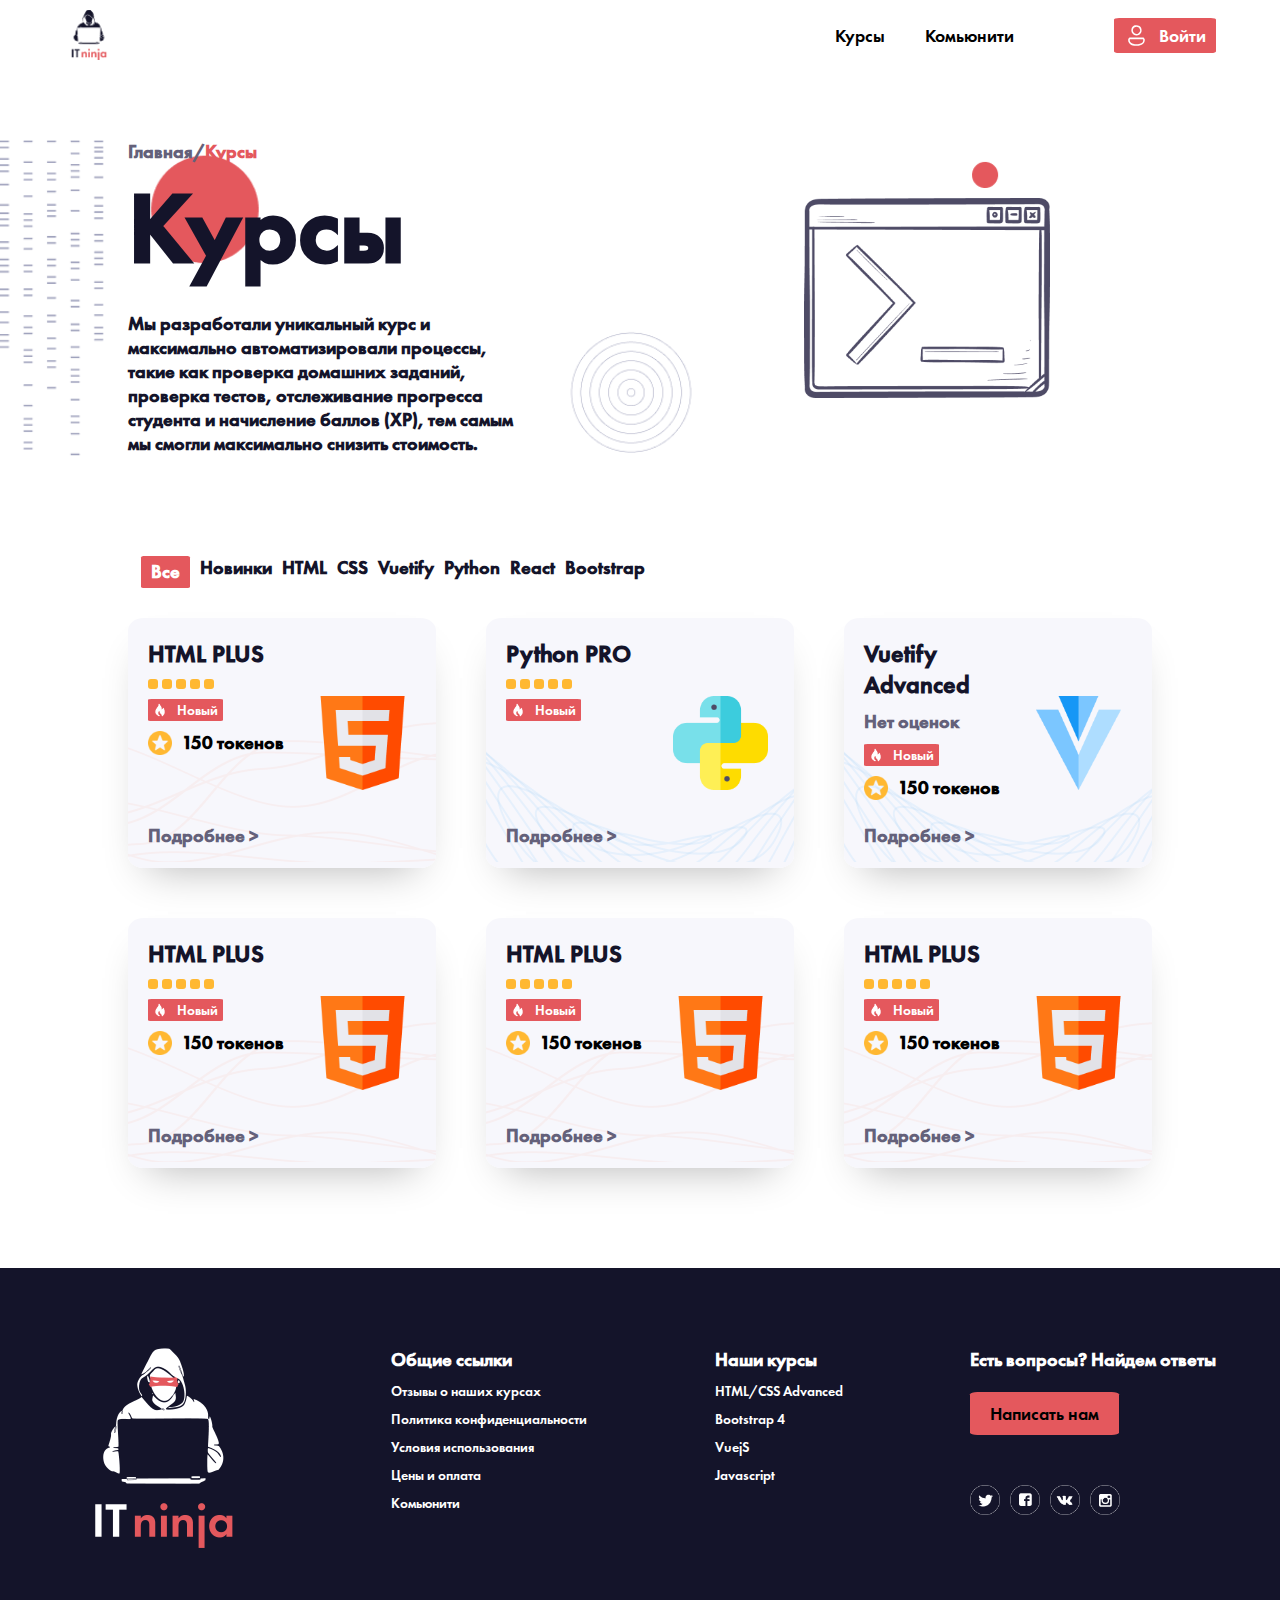
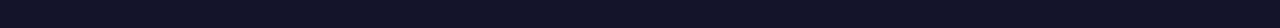
<file: index.html>
<!DOCTYPE html>
<html>
<head>
    <meta charset="UTF-8">
    <meta name="viewport" content="width=device-width, initial-scale=1.0">
    <link rel="stylesheet" href="style.css">
</head>
<body>
    <div class="topboard">
        <a href="#"><div class="logotop"></div></a>

        <div class="rightdiv">
            <a href="#">Курсы</a>
            <a href="#">Комьюнити</a>
            <div class="icosignin">
                <object src="" class="ico1"></object>
                <a href="#" class="signin">Войти</a>
            </div>
        </div>

    </div>

    <div class="mainblock">
        <div class="leftside">
            <div class="textmain"><h3 class="textfirst">Главная/ <h3 class="textsecond">Курсы</h3></h3></div>
            <h1>Курсы</h1>
            <h3 class="maintext">Мы разработали уникальный курс и максимально автоматизировали процессы, такие как проверка домашних заданий, проверка тестов, отслеживание прогресса студента и начисление баллов (XP), тем самым мы смогли максимально снизить стоимость.</h3>
        </div>

        <img src="mainpic.png" class="mainpic">
    </div>

    <div class="groupcontent">
        <h3 class="textcontent box">Все</h3>
        <h3 class="textcontent">Новинки</h3>
        <h3 class="textcontent">HTML</h3>
        <h3 class="textcontent">CSS</h3>
        <h3 class="textcontent">Vuetify</h3>
        <h3 class="textcontent">Python</h3>
        <h3 class="textcontent">React</h3>
        <h3 class="textcontent">Bootstrap</h3>
    </div>

    <div class="groupblocks">
        <div class="block1 kyrs">
            <div class="container1">
                <div class="container2">
                    <h2>HTML PLUS</h2>
                    <div class="stargroup">
                        <div class="star"></div>
                        <div class="star"></div>
                        <div class="star"></div>
                        <div class="star"></div>
                        <div class="star"></div>
                    </div>
                    <div class="tag">
                        <img src="fire.png" class="fireico">
                        <p>Новый</p>
                    </div>
                    <div class="tag1">
                        <div class="starcoin"></div>
                        <h3>150 токенов</h3>
                    </div>
                </div>
                <h3 class="more">Подробнее ></h3>
            </div>

            <img src="html.png" class="kyrslogo">
        </div>

        <div class="block2 kyrs">
            <div class="container1">
                <div class="container2">
                    <h2>Python PRO</h2>
                    <div class="stargroup">
                        <div class="star"></div>
                        <div class="star"></div>
                        <div class="star"></div>
                        <div class="star"></div>
                        <div class="star"></div>
                    </div>
                    <div class="tag">
                        <img src="fire.png" class="fireico">
                        <p>Новый</p>
                    </div>
                    <div class="tag1 act">
                        <div class="starcoin"></div>
                        <h3>150 токенов</h3>
                    </div>
                </div>
                <h3 class="more">Подробнее ></h3>
            </div>

            <img src="python.png" class="kyrslogo">
        </div>

        <div class="block2 kyrs">
            <div class="container1">
                <div class="container2">
                    <h2>Vuetify Advanced</h2>
                    <div class="stargroup">
                        <h3 class="more">Нет оценок</h3>
                    </div>
                    <div class="tag">
                        <img src="fire.png" class="fireico">
                        <p>Новый</p>
                    </div>
                    <div class="tag1">
                        <div class="starcoin"></div>
                        <h3>150 токенов</h3>
                    </div>
                </div>
                <h3 class="more">Подробнее ></h3>
            </div>

            <img src="VA.png" class="kyrslogo">
        </div>

        <div class="block1 kyrs">
            <div class="container1">
                <div class="container2">
                    <h2>HTML PLUS</h2>
                    <div class="stargroup">
                        <div class="star"></div>
                        <div class="star"></div>
                        <div class="star"></div>
                        <div class="star"></div>
                        <div class="star"></div>
                    </div>
                    <div class="tag">
                        <img src="fire.png" class="fireico">
                        <p>Новый</p>
                    </div>
                    <div class="tag1">
                        <div class="starcoin"></div>
                        <h3>150 токенов</h3>
                    </div>
                </div>
                <h3 class="more">Подробнее ></h3>
            </div>

            <img src="html.png" class="kyrslogo">
        </div>

        <div class="block1 kyrs">
            <div class="container1">
                <div class="container2">
                    <h2>HTML PLUS</h2>
                    <div class="stargroup">
                        <div class="star"></div>
                        <div class="star"></div>
                        <div class="star"></div>
                        <div class="star"></div>
                        <div class="star"></div>
                    </div>
                    <div class="tag">
                        <img src="fire.png" class="fireico">
                        <p>Новый</p>
                    </div>
                    <div class="tag1">
                        <div class="starcoin"></div>
                        <h3>150 токенов</h3>
                    </div>
                </div>
                <h3 class="more">Подробнее ></h3>
            </div>

            <img src="html.png" class="kyrslogo">
        </div>

        <div class="block1 kyrs">
            <div class="container1">
                <div class="container2">
                    <h2>HTML PLUS</h2>
                    <div class="stargroup">
                        <div class="star"></div>
                        <div class="star"></div>
                        <div class="star"></div>
                        <div class="star"></div>
                        <div class="star"></div>
                    </div>
                    <div class="tag">
                        <img src="fire.png" class="fireico">
                        <p>Новый</p>
                    </div>
                    <div class="tag1">
                        <div class="starcoin"></div>
                        <h3>150 токенов</h3>
                    </div>
                </div>
                <h3 class="more">Подробнее ></h3>
            </div>

            <img src="html.png" class="kyrslogo">
        </div>

    </div>

    <div class="groupunder">
        <img src="itlogo1.png" class="underlogo">

        <div class="under1">
            <h3>Общие ссылки</h3>
            <p>Отзывы о наших курсах</p>
            <p>Политика конфиденциальности</p>
            <p>Условия использования</p>
            <p>Цены и оплата</p>
            <p>Комьюнити</p>
        </div>

        <div class="under2">
            <h3>Наши курсы</h3>
            <p>HTML/CSS Advanced</p>
            <p>Bootstrap 4</p>
            <p>VuejS</p>
            <p>Javascript</p>
        </div>

        <div class="underquiz">
            <h3>Есть вопросы? Найдем ответы</h3>
            <a href="#" class="button">Написать нам</a>
            <div class="socialico">
                <img src="twitter.png" class="Sico">
                <img src="facebook.png" class="Sico">
                <img src="vk.png" class="Sico">
                <img src="instagramm.png" class="Sico">
            </div>
        </div>
    </div>

</body>
</html>
</file>
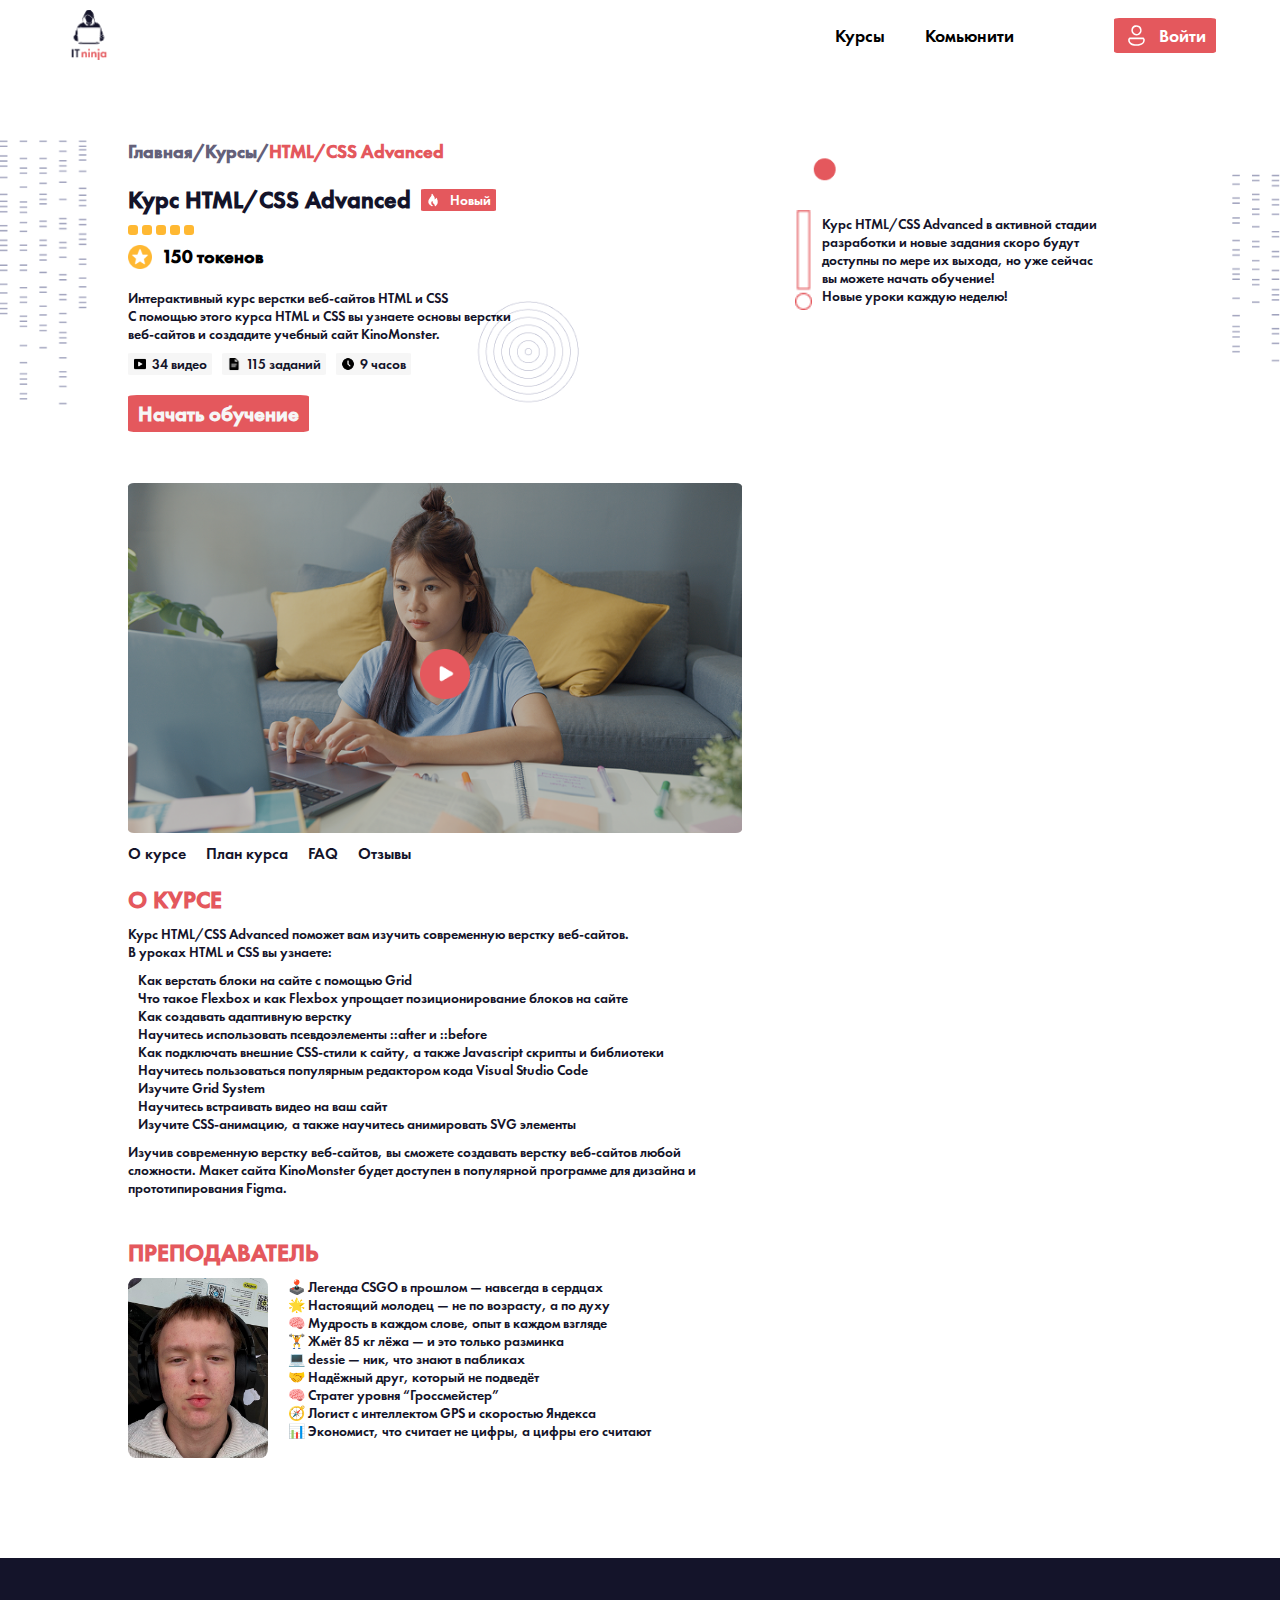
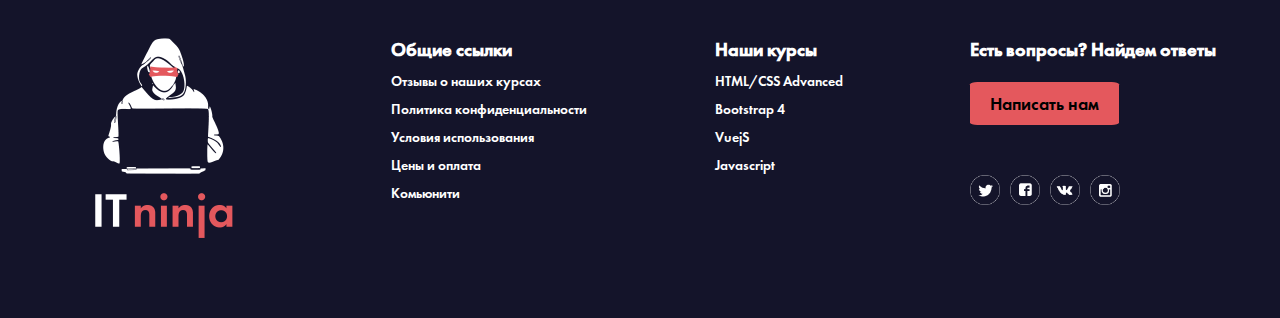
<file: index1.html>
<!DOCTYPE html>
<html>
<head>
    <meta charset="UTF-8">
    <meta name="viewport" content="width=device-width, initial-scale=1.0">
    <link rel="stylesheet" href="style.css">
</head>
<body>
    <div class="topboard">
        <a href="#"><div class="logotop"></div></a>

        <div class="rightdiv">
            <a href="#">Курсы</a>
            <a href="#">Комьюнити</a>
            <div class="icosignin">
                <object src="" class="ico1"></object>
                <a href="#" class="signin">Войти</a>
            </div>
        </div>

    </div>
    
    <div class="kyrsmainblock">
        <div class="kyrsmainleft">
            <div class="textmain"><h3 class="textfirst">Главная/Курсы/<h3 class="textsecond">HTML/CSS Advanced</h3></h3></div>
            <div class="kyrsnameblock">
                <div class="kyrsname">
                    <h2>Курс HTML/CSS Advanced</h2>
                    <div class="tag">
                        <img src="fire.png" class="fireico">
                        <p>Новый</p>
                    </div>
                </div>
                
                <div class="stargroup">
                    <div class="star"></div>
                    <div class="star"></div>
                    <div class="star"></div>
                    <div class="star"></div>
                    <div class="star"></div>
                </div>

                <div class="tag1">
                    <div class="starcoin"></div>
                    <h3>150 токенов</h3>
                </div>
            </div>

            <div class="textcontainer">
                <p class="textpar">Интерактивный курс верстки веб-сайтов HTML и CSS</p>
                <p class="textpar">С помощью этого курса HTML и CSS вы узнаете основы верстки веб-сайтов и создадите учебный сайт KinoMonster.</p>
            </div>

            <div class="blockico">
                <div class="kyrsico">
                    <img src="video.png" class="infoico">
                    <p class="text">34 видео</p>
                </div>
                <div class="kyrsico">
                    <img src="docu.png" class="infoico">
                    <p class="text">115 заданий</p>
                </div>
                <div class="kyrsico">
                    <img src="clock.png" class="infoico">
                    <p class="text">9 часов</p>
                </div>
            </div>

            <a href="#" class="fita"><h3 class="but">Начать обучение</h3></a>
        </div>

        <div class="kyrsmainright">
            <img src="!.png" class="znak">
            <div class="textcontainer1">
                <p class="textpar">Курс HTML/CSS Advanced в активной стадии разработки и новые задания скоро будут доступны по мере их выхода, но уже сейчас вы можете начать обучение!</p>
                <p class="textpar">Новые уроки каждую неделю!</p>
            </div>
        </div>

    </div>

    <div class="allcontent">
        <div class="allcontleft">
            <div class="videocontent">
                <div class="playbut"></div>
            </div>

            <ul class="pere">
                <li class="ani"><a href="#" class="alight">О курсе</a></li>
                <li class="ani"><a href="#" class="alight">План курса</a></li>
                <li class="ani"><a href="#" class="alight">FAQ</a></li>
                <li class="ani"><a href="#" class="alight">Отзывы</a></li>
            </ul>

            <div class="bigtext">
                <h2 style="color: #E4585D;">О КУРСЕ</h2>
                <p class="paragraph">Курс HTML/CSS Advanced поможет вам изучить современную верстку веб-сайтов. <br>
                    В уроках HTML и CSS вы узнаете: <br>
                    <ul class="textul">
                        <li>Как верстать блоки на сайте с помощью Grid</li>
                        <li>Что такое Flexbox и как Flexbox упрощает позиционирование блоков на сайте</li>
                        <li>Как создавать адаптивную верстку</li>
                        <li>Научитесь использовать псевдоэлементы ::after и ::before</li>
                        <li>Как подключать внешние CSS-стили к сайту, а также Javascript скрипты и библиотеки</li>
                        <li>Научитесь пользоваться популярным редактором кода Visual Studio Code</li>
                        <li>Изучите Grid System</li>
                        <li>Научитесь встраивать видео на ваш сайт</li>
                        <li>Изучите CSS-анимацию, а также научитесь анимировать SVG элементы</li>
                    </ul>
                        <p class="paragraph">Изучив современную верстку веб-сайтов, вы сможете создавать верстку веб-сайтов любой сложности. Макет сайта KinoMonster будет доступен в популярной программе для дизайна и прототипирования Figma.</p></p>
            </div>

            <div class="teacher">
                <h2 style="color: #E4585D;">ПРЕПОДАВАТЕЛЬ</h2>
                <div class="group">
                    <img src="ava1.png" class="teachava">
                    <ul class="textul">
                        <li>🕹️ Легенда CSGO в прошлом — навсегда в сердцах</li>
                        <li>🌟 Настоящий молодец — не по возрасту, а по духу</li>
                        <li>🧠 Мудрость в каждом слове, опыт в каждом взгляде</li>
                        <li>🏋️ Жмёт 85 кг лёжа — и это только разминка</li>
                        <li>💻 dessie — ник, что знают в пабликах</li>
                        <li>🤝 Надёжный друг, который не подведёт</li>
                        <li>🧠 Стратег уровня “Гроссмейстер”</li>
                        <li>🧭 Логист с интеллектом GPS и скоростью Яндекса</li>
                        <li>📊 Экономист, что считает не цифры, а цифры его считают</li>
                    </ul>
                </div>
            </div>
        </div>
    </div>

    <div class="groupunder">
        <img src="itlogo1.png" class="underlogo">

        <div class="under1">
            <h3>Общие ссылки</h3>
            <p>Отзывы о наших курсах</p>
            <p>Политика конфиденциальности</p>
            <p>Условия использования</p>
            <p>Цены и оплата</p>
            <p>Комьюнити</p>
        </div>

        <div class="under2">
            <h3>Наши курсы</h3>
            <p>HTML/CSS Advanced</p>
            <p>Bootstrap 4</p>
            <p>VuejS</p>
            <p>Javascript</p>
        </div>

        <div class="underquiz">
            <h3>Есть вопросы? Найдем ответы</h3>
            <a href="#" class="button">Написать нам</a>
            <div class="socialico">
                <img src="twitter.png" class="Sico">
                <img src="facebook.png" class="Sico">
                <img src="vk.png" class="Sico">
                <img src="instagramm.png" class="Sico">
            </div>
        </div>
    </div>

</body>
</html>
</file>
<file: style.css>
@font-face {
    font-family: 'futura';
    src: url(futura-book/FuturaPTDemi.otf);
    font-size: 18px;
}

a {
    text-decoration: none;
    color: black;
    font-size: 18px;
    margin-top: 0;
    margin-bottom: 0;
}

body {
    width: 100%;
    height: fit-content;
    font-family: futura;
    margin: 0;
    padding: 0;
}

.topboard {
    width: auto;
    height: 50px;
    display: flex;
    justify-content: space-between;
    align-items: center;
    gap: 40px;
    padding-left: 5%;
    padding-right: 5%;
    margin-top: 10px;
    margin-bottom: 80px;
}

.logotop {
    width: 50px;
    height: 50px;
    background-image: url(itlogo.png);
    background-size: cover;
    background-position: center;
    background-repeat: none;
}

.icosignin {
    width: auto;
    height: fit-content;
    display: flex;
    justify-content: center;
    align-items: center;
    background-color: #E4585D;
    border-radius: 5%;
    padding: 5px;
    padding-left: 10px;
    padding-right: 10px;
    gap: 10px;
    margin-left: 60px;
}
.ico1 {
    width: 25px;
    height: 25px;
    background-image: url(usericc.svg);
    filter: invert(100%);
    background-size: cover;
    background-position: center;
    background-repeat: none;
}

.signin {
    color: white;
}

.rightdiv {
    width: auto;
    height: 35px;
    display: flex;
    align-items: center;
    gap: 40px;
}

h3 {
    text-align: left;
    margin-top: 0;
    margin-bottom: 0;
}

p {
    text-align: left;
    margin-top: 0;
    margin-bottom: 0;
}

.under1, .under2 {
    width: fit-content;
    height: auto;
    display: flex;
    flex-direction: column;
    gap: 10px;
    left: 0;
}

.groupunder {
    width: auto;
    height: auto;
    background-color: #14142A;
    display: flex;
    justify-content: space-between;
    align-items: start;
    color: white;
    padding-left: 5%;
    padding-right: 5%;
    padding-top: 80px;
    padding-bottom: 80px;
    margin-top: 100px;
}

.underlogo {
    width: 200px;
    height: 200px;
    background-position: center;
    object-fit: cover;
}

.underquiz {
    width: fit-content;
    height: fit-content;
    display: flex;
    flex-direction: column;
}

.button {
    width: fit-content;
    background-color: #E4585D;
    padding: 10px;
    padding-left: 20px;
    padding-right: 20px;
    border-radius: 5%;
    box-sizing: border-box;
    margin-top: 20px;
}

.groupblocks {
    width: 100%;
    height: auto;
    display: grid;
    grid-template-columns: repeat(3, 1fr);
    gap: 50px;
    padding-left: 10%;
    padding-right: 10%;
    box-sizing: border-box;
}

.kyrs {
    height: 250px;
    background-image: url(BG.png);
    display: flex;
    align-items: center;
    border-radius: 5%;
    margin: 0;
    padding: 20px;
    box-sizing: border-box;
    box-shadow: 0px 20px 40px -20px rgba(0,0,0,0.3);
}

.kyrslogo {
    width: 40%;
    height: 45%;
    object-fit: contain;
    float: inline-end;
}

.star {
    width: 10px;
    height: 10px;
    background-color: #FFB832;
    border-radius: 30%;
}

.stargroup {
    width: auto;
    height: auto;
    display: flex;
    gap: 4px;
}

.fireico {
    width: 14px;
    height: 14px;
    filter: invert(100%);
}

.tag {
    width: fit-content;
    height: fit-content;
    background-color: #E4585D;
    display: flex;
    align-items: center;
    border-radius: 5%;
    gap: 10px;
    padding: 2px;
    padding-left: 5px;
    padding-right: 5px;
}

p {
    font-size: 14px;
    color: white;
}

.tag1 {
    width: fit-content;
    height: fit-content;
    display: flex;
    align-items: center;
    gap: 10px;
    overflow: hidden;
}

.act {
    width: 0px;
    height: 0px;
    overflow: hidden;
}

.starcoin {
    width: 24px;
    height: 24px;
    background-color: #FFB832;
    background-image: url(starcoin.png); 
    -webkit-mask-image: url('starcoin.png');
    -webkit-mask-repeat: no-repeat;
    -webkit-mask-position: center;
    -webkit-mask-size: contain;
    mask-image: url('starcoin.png');
    mask-repeat: no-repeat;
    mask-position: center;
    mask-size: contain;
}

.more {
    color: #64617A;
    margin: 0;
}

.container1 {
    width: 60%;
    height: 100%;
    display: flex;
    flex-direction: column;
    justify-content: space-between;
}

h2 {
    margin: 0;
    color: #14142A;
}

.container2 {
    width: 100%;
    height: fit-content;
    display: flex;
    flex-direction: column;
    gap: 10px;
}

.block2 {
    background-image: url(BG2.png);
}

h1 {
    font-size: 100px;
    line-height: auto;
    margin: 0;
    margin-bottom: 20px;
}

.mainblock {
    width: 100%;
    height: fit-content;
    background-image: url(bgthings.png);
    background-size: cover;
    background-repeat: no-repeat;
    display: flex;
    align-items: center;
    color: #14142A;
    padding-left: 10%;
    padding-right: 10%;
    margin-bottom: 100px;
    box-sizing: border-box;
}

.textfirst {
    color: #64617A;
}

.textsecond {
    color: #E4585D;
}

.textmain {
    display: flex;
    width: fit-content;
}

.maintext {
    width: 60%;
}

.mainpic {
    width: 30%;
    height: 200px;
    object-fit: contain;
    margin-right: 10%;
    box-sizing: border-box;
}

.Sico {
    width: 30px;
    height: 30px;
    object-fit: contain;
}

.socialico {
    display: flex;
    gap: 10px;
    margin-top: 50px;
}

.groupcontent {
    width: 100%;
    height: fit-content;
    display: flex;
    gap: 10px;
    padding-left: 11%;
    padding-right: 11%;
    margin-bottom: 30px;
    box-sizing: border-box;
}

.textcontent {
    color: #14142A;
}

.textcontent.box {
    background-color: #E4585D;
    color: white;
    border-radius: 5%;
    padding: 4px;
    padding-left: 10px;
    padding-right: 10px;
    box-sizing: border-box;
}

.kyrsname {
    width: fit-content;
    display: flex;
    align-items: center;
    gap: 10px;
}

@media (max-width:1140px) {
    .kyrsname {
        flex-direction: column;
        align-items: start;
    }
}

.kyrsnameblock {
    width: fit-content;
    display: flex;
    flex-direction: column;
    margin-top: 20px;
    gap: 10px;
}

.text {
    text-align: center;
    color: #14142A;
}

.textpar {
    text-align: left;
    color: #14142A;
}

.textcontainer {
    width: 100%;
    margin-top: 20px;
}

.kyrsico {
    width: auto;
    background-color: #f6f6f6;
    display: flex;
    align-items: center;
    padding: 2px;
    padding-left: 5px;
    padding-right: 5px;
    gap: 5px;
    border-radius: 5%;
    box-sizing: border-box;
}

.infoico {
    width: 14px;
    height: 14px;
    object-fit: cover;
}

.blockico {
    width: 100%;
    display: flex;
    text-align: center;
    margin-top: 10px;
    margin-bottom: 20px;
    gap: 10px;
}

.but {
    width: fit-content;
    height: fit-content;
    display: flex;
    align-items: center;
    background-color: #E4585D;
    color:#f6f6f6;
    border-radius: 5%;
    padding: 5px;
    padding-left: 10px;
    padding-right: 10px;
    margin-bottom: 50px;
    gap: 10px;
}

.kyrsmainblock {
    width: 100%;
    height: fit-content;
    display: flex;
    justify-content: space-between;
    background-image: url(bgthings1.png);
    background-size: contain;
    background-repeat: no-repeat;
    padding-left: 10%;
    padding-right: 10%;
    box-sizing: border-box;
}

@media (min-width:1400px) {
    .kyrsmainblock {
        background-size: cover;
    }
}

.kyrsmainleft {
    width: 40%;
    height: fit-content;
}

.kyrsmainright {
    width: 30%;
    height: fit-content;
    display: flex;
    justify-content: space-between;
    align-items: center;
    gap: 10px;
    margin-top: 50px;
    padding: 20px 50px 50px 50px;
}

.fita {
    display: inline-block;
    height: 38px;
    width: fit-content;
}

.textcontainer1 {
    justify-content: space-between;
}

.znak {
    width: 30px;
    height: 100px;
    object-fit: contain;
}

.videocontent {
    width: 100%;
    height: 350px;
    display: flex;
    flex-direction: column;
    background-image: url(videocontent.png);
    border-radius: 1%;
    background-size: cover;
    background-position: center;
    background-repeat: no-repeat;
}

.playbut {
    width: 50px;
    height: 50px;
    background-image: url(play.png);
    background-size: cover;
    background-position: center;
    background-repeat: no-repeat;
    position: relative;
    top: 47.5%;
    left: 47.5%;
}

.allcontent {
    width: 100%;
    height: fit-content;
    display: flex;
    flex-direction: column;
    padding-left: 10%;
    padding-right: 10%;
    box-sizing: border-box;
    margin-top: 50px;
}

ul {
    list-style: none;
    margin: 0;
    margin-top: 10px;
}

.pere {
    width: fit-content;
    height: fit-content;
    color: #14142A;
    display: flex;
    gap: 20px;
    padding: 0;
}

.alight {
    font-size: 16px;
    color: #14142A;
}

.ani {
    position: relative;
    text-decoration: none;
    color: #14142A;
}

.ani::after {
    content: '';
    position: absolute;
    left: 0;
    bottom: -2px;
    height: 2px;
    width: 0;
    background-color: #E4585D;
    transition: width 0.15s ease;
  }

  .ani:hover::after {
    width: 100%;
}

.paragraph {
    color: #14142A;
    font-size: 14px;
    margin-top: 10px;
}

.bigtext {
    width: 100%;
    margin-top: 20px;
    padding-right: 20px;
    box-sizing: border-box;
}

.textul {
    color: #14142A;
    padding-left: 10px;
    font-size: 14px;
}

.teachava {
    width: 140px;
    height: 180px;
    object-fit: cover;
    margin-top: 10px;
    border-radius: 5%;
}

.group {
    width: fit-content;
    height: fit-content;
    display: flex;
    gap: 10px;
}

.teacher {
    width: 100%;
    height: fit-content;
    display: flex;
    flex-direction: column;
    margin-top: 40px;
}

.allcontleft {
    width: 60%;
    height: fit-content;
}
</file>
